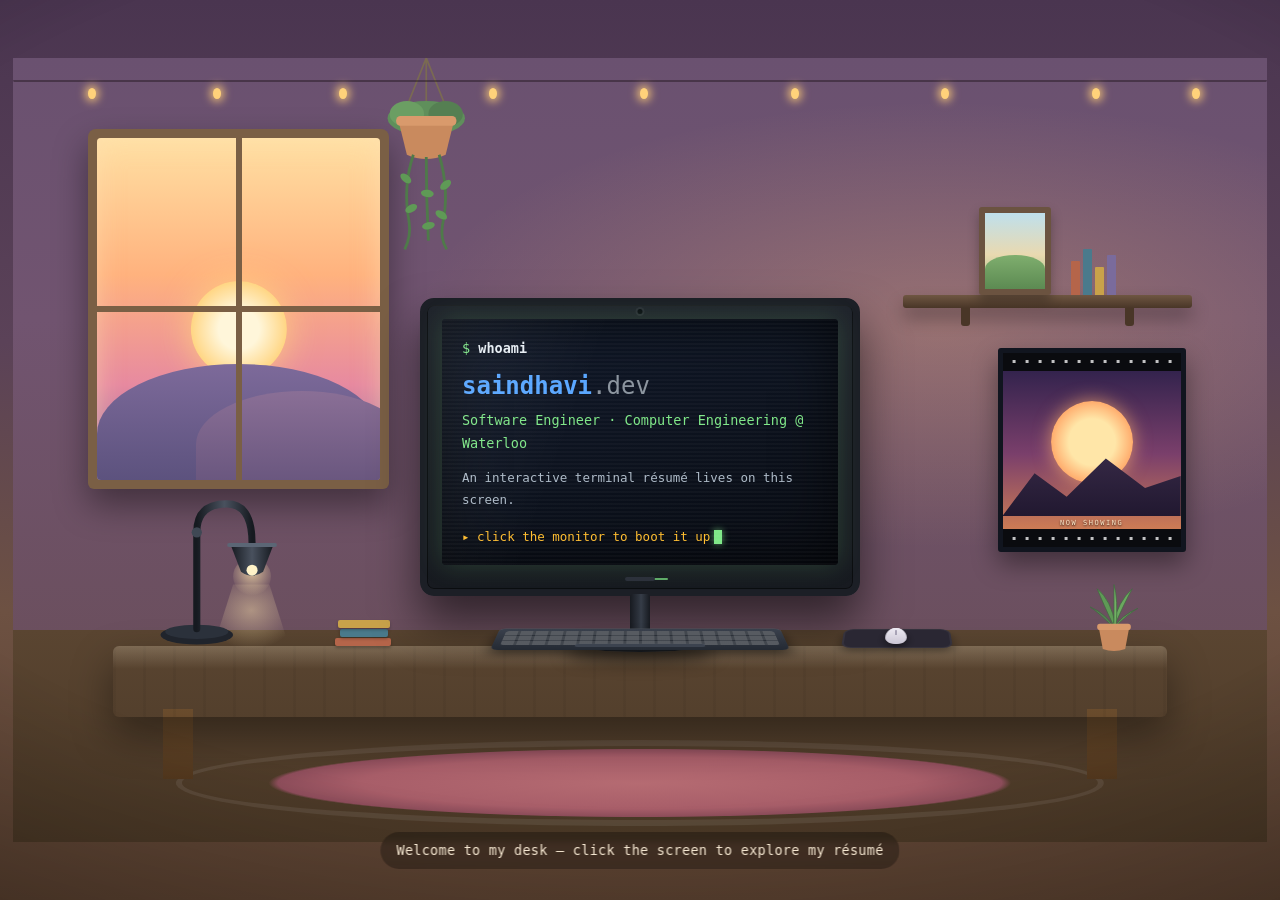
<file: desk/index.html>
<!DOCTYPE html>
<html lang="en">
<head>
<meta charset="UTF-8">
<meta name="viewport" content="width=device-width, initial-scale=1.0">
<meta name="description" content="Saindhavi Thevathasan's interactive portfolio and resume - Computer Engineering at the University of Waterloo.">
<title>saindhavi@dev ~ Terminal Résumé</title>
<style>
  * { margin: 0; padding: 0; box-sizing: border-box; }
  body {
    font-family: "SF Mono","JetBrains Mono","Fira Code",Menlo,monospace;
    background: #0d1117; color: #c9d1d9; line-height: 1.7; font-size: 14.5px;
    min-height: 100vh; padding: 24px 16px; display:flex; justify-content:center; align-items:center;
  }
  .term { width:100%; max-width:1200px; background:#161b22; border:1px solid #30363d; border-radius:10px;
    overflow:hidden; box-shadow:0 20px 60px rgba(0,0,0,.5);
    transition:max-width .4s ease, opacity .55s ease, transform .6s cubic-bezier(.2,.8,.2,1); transform-origin:center; }
  .term.expanded { max-width:1400px; }
  .term.enter-hidden { opacity:0; transform:scale(.12); pointer-events:none; }
  .deskbtn { margin-left:auto; color:#8b949e; font-size:12px; cursor:pointer; border:1px solid #30363d; border-radius:6px; padding:2px 9px; }
  .deskbtn:hover { color:#e6edf3; border-color:#58a6ff; }

  /* ===== cozy desk scene (CSS-illustrated) ===== */
  #desk { position:fixed; inset:0; z-index:5; overflow:hidden;
    display:flex; align-items:center; justify-content:center;
    background:linear-gradient(180deg,#4a3550 0%, #5b4258 38%, #6d5142 68%, #5a4130 100%);
    transition:opacity .55s ease, transform .7s cubic-bezier(.4,0,.2,1); }
  #desk.gone { opacity:0; transform:scale(2.6); pointer-events:none; }
  /* soft vignette + warm ambient glow */
  #desk::before { content:""; position:absolute; inset:0; background:radial-gradient(120% 90% at 50% 40%, transparent 55%, rgba(0,0,0,.45) 100%); pointer-events:none; z-index:40; }

  .room { position:relative; width:min(1400px,98vw); aspect-ratio:16/10; max-height:96vh; }

  /* wall / floor split */
  .wall { position:absolute; inset:0 0 26% 0; background:linear-gradient(180deg,#6a5170 0%, #715470 45%, #6b4f5e 100%); }
  .wall::after { content:""; position:absolute; inset:0; background:radial-gradient(60% 55% at 74% 46%, rgba(255,190,120,.28), transparent 70%); }
  .floor { position:absolute; left:0; right:0; bottom:0; height:27%;
    background:linear-gradient(180deg,#5a4531 0%, #4a3826 100%); }

  /* ---- window with sunset ---- */
  .win { position:absolute; left:6%; top:9%; width:24%; height:46%; border-radius:8px 8px 6px 6px;
    background:#7a5f45; padding:9px; box-shadow:0 16px 34px rgba(0,0,0,.4); }
  .win-glass { position:relative; width:100%; height:100%; border-radius:4px; overflow:hidden;
    background:linear-gradient(180deg,#ffe0a3 0%, #ffb27e 40%, #e78aa0 72%, #8f6ea6 100%); box-shadow:inset 0 0 26px rgba(255,225,180,.55); }
  .win-sun { position:absolute; left:50%; bottom:30%; transform:translateX(-50%); width:34%; aspect-ratio:1; border-radius:50%;
    background:radial-gradient(circle,#fff6da 30%,#ffd27a 75%); box-shadow:0 0 34px rgba(255,210,130,.9); }
  .win-hill { position:absolute; left:0; right:0; bottom:0; height:34%; background:linear-gradient(180deg,#7d6a9a,#5c527e);
    border-radius:50% 50% 0 0 / 60% 60% 0 0; }
  .win-hill.two { bottom:0; left:35%; right:-10%; height:26%; background:linear-gradient(180deg,#8a6f96,#6a577f); }
  /* a little bird glides across the window now and then */
  .win-birds { position:absolute; left:0; top:26%; width:26px; height:16px; opacity:0; z-index:2;
    animation: birdFly 20s ease-in-out infinite; }
  .win-birds .b { position:absolute; width:14px; height:14px; }
  .win-birds .b::before, .win-birds .b::after { content:""; position:absolute; top:0; width:10px; height:10px;
    border-top:3px solid #2f2740; border-radius:50%; }
  .win-birds .b::before { left:-6px; transform:rotate(18deg); transform-origin:right center; animation: flap .35s ease-in-out infinite; }
  .win-birds .b::after  { left:3px;  transform:rotate(-18deg) scaleX(-1); transform-origin:left center; animation: flap .35s ease-in-out infinite; }
  .win-birds .b2 { left:24px; top:9px; transform:scale(.78); }
  @keyframes flap { 0%,100%{ border-top-width:3px; height:10px; } 50%{ height:3px; } }
  @keyframes birdFly {
    0%   { transform: translate(-20px, 30px) scale(.7); opacity:0; }
    8%   { opacity:.85; }
    45%  { transform: translate(120px, -6px) scale(.95); opacity:.85; }
    60%  { transform: translate(180px, 8px) scale(1); opacity:.85; }
    72%  { transform: translate(240px, -10px) scale(.9); opacity:0; }
    100% { transform: translate(240px, -10px) scale(.9); opacity:0; }
  }
  .win-bar-v, .win-bar-h { position:absolute; background:#7a5f45; z-index:3; }
  .win-bar-v { top:0; bottom:0; left:calc(50% - 3px); width:6px; }
  .win-bar-h { left:0; right:0; top:calc(50% - 3px); height:6px; }

  /* ---- hanging plant near window ---- */
  .hangplant { position:absolute; left:27%; top:0; width:12%; z-index:1; }
  .hangplant svg { width:100%; height:auto; display:block; }

  /* ---- shelf + framed art (right wall) ---- */
  /* ---- wall shelf with framed photo + books resting on it ---- */
  .shelf { position:absolute; right:6%; top:19%; width:23%; z-index:2; }
  .shelf .items { display:flex; align-items:flex-end; justify-content:center; gap:20px; padding:0 24px; }
  .shelf .plank { height:13px; border-radius:3px; background:linear-gradient(#6f5642,#493627); box-shadow:0 10px 18px rgba(0,0,0,.32); }
  .shelf .bracket { position:absolute; width:9px; height:18px; background:#493627; bottom:-18px; border-radius:0 0 3px 3px; }
  .shelf .bracket.l { left:20%; } .shelf .bracket.r { right:20%; }
  .frame { width:72px; height:88px; background:#efe6d4; border:6px solid #6b5340; border-radius:3px; overflow:hidden; box-shadow:0 6px 12px rgba(0,0,0,.28); }
  .frame-art { position:relative; width:100%; height:100%; background:linear-gradient(180deg,#bfe0ec 0%, #e9d9b0 55%, #9bbf82 100%); }
  .frame-art::after { content:""; position:absolute; left:0; right:0; bottom:0; height:45%; background:linear-gradient(180deg,#7fae6e,#5c8a52); border-radius:50% 50% 0 0/40% 40% 0 0; }
  .mini-books { display:flex; align-items:flex-end; gap:3px; }
  .mini-books i { width:9px; border-radius:1px 1px 0 0; }

  /* ---- movie poster (nod to film/TV) ---- */
  .poster { position:absolute; right:6.5%; top:37%; width:15%; height:26%; background:#0d0f14; border:5px solid #11151f;
    border-radius:3px; box-shadow:0 12px 26px rgba(0,0,0,.4); overflow:hidden; }
  .poster .p-sky { position:absolute; inset:0; background:linear-gradient(180deg,#241d47 0%, #7a3f6b 52%, #e08a4f 100%); }
  .poster .p-sun { position:absolute; left:50%; top:46%; transform:translate(-50%,-50%); width:46%; aspect-ratio:1; border-radius:50%;
    background:radial-gradient(circle,#ffe6a8 40%,#ff9e5e 78%); box-shadow:0 0 18px rgba(255,180,110,.7); }
  .poster .p-mtn { position:absolute; left:0; right:0; bottom:16%; height:38%; background:linear-gradient(180deg,#3a2c4a,#211830);
    clip-path:polygon(0 100%,18% 42%,36% 74%,58% 22%,80% 62%,100% 46%,100% 100%); }
  .poster .p-strip { position:absolute; left:0; right:0; height:9%; background:#0a0b0f;
    background-image:repeating-linear-gradient(90deg, transparent 0 5px, rgba(255,255,255,.75) 5px 8px, transparent 8px 13px);
    background-size:13px 3px; background-position:center; background-repeat:repeat-x; }
  .poster .p-strip.t { top:0; } .poster .p-strip.b { bottom:0; }
  .poster .p-title { position:absolute; left:0; right:0; bottom:9%; text-align:center; font-size:7px; letter-spacing:.22em;
    color:#ffe9c9; text-shadow:0 1px 2px rgba(0,0,0,.8); }

  /* ---- keyboard + mousepad + mouse (laid flat on the desk with perspective) ---- */
  .keyboard { position:absolute; left:50%; bottom:-4px; width:min(30%,300px); height:46px; z-index:11;
    transform-origin:center bottom; transform:translateX(-50%) perspective(560px) rotateX(60deg);
    border-radius:7px; background:linear-gradient(#3a414d,#242a33);
    box-shadow:0 10px 16px rgba(0,0,0,.45), inset 0 1px 0 rgba(255,255,255,.10); }
  .keyboard::before { content:""; position:absolute; inset:6px 8px 10px; border-radius:4px; background:#2b3038;
    background-image:
      repeating-linear-gradient(90deg, rgba(255,255,255,.11) 0 13px, transparent 13px 16px),
      repeating-linear-gradient(0deg, rgba(255,255,255,.11) 0 8px, transparent 8px 11px); }
  .keyboard::after { content:""; position:absolute; left:28%; right:28%; bottom:6px; height:7px; border-radius:3px; background:#3c434f; box-shadow:inset 0 1px 0 rgba(255,255,255,.12); }
  .mousepad { position:absolute; left:66%; bottom:-2px; width:11%; max-width:112px; height:40px; z-index:11;
    transform-origin:center bottom; transform:perspective(560px) rotateX(60deg);
    border-radius:10px; background:#2a2733; box-shadow:0 8px 12px rgba(0,0,0,.34), inset 0 0 0 2px rgba(255,255,255,.05); }
  .mouse { position:absolute; left:69.5%; bottom:2px; width:22px; height:34px; z-index:12;
    transform-origin:center bottom; transform:perspective(560px) rotateX(60deg);
    border-radius:50% 50% 46% 46% / 62% 62% 38% 38%; background:linear-gradient(180deg,#eeebF3,#cbc6d4);
    box-shadow:0 7px 11px rgba(0,0,0,.42); }
  .mouse::before { content:""; position:absolute; top:5px; left:50%; transform:translateX(-50%); width:2px; height:11px; background:#a7a2b5; border-radius:2px; }
  @media (max-width:640px){ .mousepad,.mouse{ display:none; } }

  /* ---- string lights ---- */
  .lights { position:absolute; top:2%; left:0; width:100%; height:8%; z-index:6; pointer-events:none; }
  .lights .wire { position:absolute; top:6px; left:0; width:100%; height:40px; border-top:2px solid rgba(20,12,16,.4); border-radius:0 0 46% 46%/0 0 100% 100%; }
  .lights i { position:absolute; top:14px; width:8px; height:11px; border-radius:50%; background:#ffd27a;
    box-shadow:0 0 9px 3px rgba(255,205,120,.8); animation:twinkle 2.6s ease-in-out infinite; }
  @keyframes twinkle { 0%,100%{opacity:.55} 50%{opacity:1} }

  /* ---- rug ---- */
  .rug { position:absolute; left:50%; bottom:2%; transform:translateX(-50%); width:74%; height:11%;
    background:radial-gradient(closest-side, #b56b72 0%, #a85e69 60%, #8f4e5c 78%, transparent 80%); border-radius:50%;
    box-shadow:inset 0 0 0 6px rgba(255,255,255,.08); }

  /* ---- desk ---- */
  .desk { position:absolute; left:8%; right:8%; bottom:16%; height:9%; z-index:8;
    background:linear-gradient(180deg,#8a663f 0%, #7a5836 55%, #6a4c2d 100%);
    border-radius:6px; box-shadow:0 18px 40px rgba(0,0,0,.4);
    background-image:repeating-linear-gradient(90deg, rgba(0,0,0,.045) 0 3px, transparent 3px 30px); }
  .desk::before { content:""; position:absolute; left:0; right:0; top:0; height:32%; background:linear-gradient(rgba(255,240,210,.22),transparent); border-radius:6px 6px 0 0; }
  .leg { position:absolute; bottom:calc(16% - 8%); width:2.4%; height:9%; background:linear-gradient(#6a4c2d,#54391f); z-index:7; }
  .leg.l { left:12%; } .leg.r { right:12%; }

  /* things sit on the desk (top edge ~ bottom:25%) */
  .on-desk { position:absolute; left:0; right:0; bottom:25%; height:0; z-index:9; }

  /* ---- desk lamp (left) — SVG ---- */
  .lamp { position:absolute; left:11%; bottom:-2px; width:150px; z-index:9; }
  .lamp svg { width:100%; height:auto; display:block; overflow:visible; }

  /* ---- coffee mug (right) ---- */
  .mug { position:absolute; left:79%; bottom:0; display:none; }
  .mug.show { display:block; animation:pop .4s ease; }
  @keyframes pop { 0%{transform:scale(.5);opacity:0} 60%{transform:scale(1.15)} 100%{transform:scale(1);opacity:1} }
  .mug .cup { position:absolute; bottom:0; right:0; width:38px; height:34px; border-radius:6px 6px 10px 10px;
    background:linear-gradient(90deg,#e7ded2 0%,#fff 30%,#cfc4b4 100%); box-shadow:0 4px 8px rgba(0,0,0,.3); }
  .mug .cup::before { content:""; position:absolute; top:5px; left:5px; right:5px; height:7px; border-radius:50%; background:#3a2415; box-shadow:inset 0 2px 3px rgba(0,0,0,.5); }
  .mug .handle { position:absolute; bottom:8px; right:-9px; width:16px; height:18px; border:5px solid #d9cfc0; border-left:none; border-radius:0 12px 12px 0; }
  .mug .steam { position:absolute; bottom:34px; width:5px; height:26px; border-radius:3px; background:linear-gradient(rgba(255,255,255,.6),rgba(255,255,255,0)); filter:blur(2px); animation:steam 3s ease-in-out infinite; }
  .mug .steam.a { right:22px; } .mug .steam.b { right:12px; animation-delay:1.2s; }
  @keyframes steam { 0%{opacity:0; transform:translateY(6px) scaleY(.8)} 45%{opacity:.8} 100%{opacity:0; transform:translateY(-14px) scaleY(1.2)} }

  /* ---- book stack (right, further) ---- */
  .books { position:absolute; left:26%; bottom:0; width:52px; }
  .books i { position:absolute; right:0; height:8px; border-radius:2px; box-shadow:0 2px 3px rgba(0,0,0,.25); }
  .books .b1 { bottom:0; width:56px; background:#b5654a; }
  .books .b2 { bottom:9px; width:48px; right:3px; background:#4a7a8c; }
  .books .b3 { bottom:18px; width:52px; right:1px; background:#c9a24a; }

  /* ---- potted plant (far right) ---- */
  .pot { position:absolute; left:85%; bottom:-10px; width:70px; z-index:9; }
  .pot svg { width:100%; height:auto; display:block; }

  /* ---- monitor (center, clickable) ---- */
  .monitor { position:absolute; left:50%; bottom:50px; transform:translateX(-50%); width:min(46%,440px); cursor:pointer; z-index:10;
    transition:transform .25s; }
  .monitor:hover { transform:translateX(-50%) translateY(-5px); }
  .monitor:hover .screen { box-shadow:0 0 40px rgba(126,231,135,.5), inset 0 0 50px rgba(0,0,0,.6); }
  .bezel { position:relative; width:100%; background:linear-gradient(#20242c,#171a20); border:7px solid #1c1f26; border-radius:14px;
    padding:14px 15px 24px; box-shadow:0 26px 46px rgba(0,0,0,.55), inset 0 1px 0 rgba(255,255,255,.06), inset 0 0 0 1px rgba(0,0,0,.5); }
  .bezel::before { content:""; position:absolute; top:4px; left:50%; transform:translateX(-50%); width:5px; height:5px; border-radius:50%;
    background:#0a0d12; box-shadow:0 0 0 2px rgba(255,255,255,.05); }
  .bezel::after { content:""; position:absolute; bottom:8px; left:50%; transform:translateX(-50%); width:30px; height:4px; border-radius:2px;
    background:#2c313b; box-shadow:14px 0 0 -1px rgba(126,231,135,.7); }
  .screen { position:relative; border-radius:4px; min-height:150px; overflow:hidden; padding:18px 20px; font-family:inherit;
    background:linear-gradient(160deg,#111a2b,#080b12); box-shadow:0 0 26px rgba(126,231,135,.18), inset 0 0 60px rgba(0,0,0,.7); }
  .screen::before { content:""; position:absolute; inset:0; background:repeating-linear-gradient(rgba(255,255,255,.028) 0 2px, transparent 2px 4px); pointer-events:none; }
  .screen::after { content:""; position:absolute; top:-45%; left:-25%; width:55%; height:190%; transform:rotate(20deg);
    background:linear-gradient(90deg, rgba(255,255,255,.07), transparent); pointer-events:none; }
  .screen .m1 { color:#7ee787; font-size:13.5px; } .screen .m1 b{ color:#e6edf3; }
  .screen .m2 { color:#58a6ff; font-size:24px; font-weight:700; margin:6px 0 3px; }
  .screen .m2 span { color:#8b949e; font-weight:400; }
  .screen .m3 { color:#adbac7; font-size:12.5px; margin-top:12px; }
  .screen .cta-line { color:#ffbd2e; font-size:12.5px; margin-top:16px; }
  .screen .bk { display:inline-block; width:8px; height:14px; background:#7ee787; vertical-align:middle; margin-left:4px;
    box-shadow:0 0 7px rgba(126,231,135,.65); animation:blink 1s steps(1,end) infinite; }
  @keyframes blink { 0%,49% { opacity:1; } 50%,100% { opacity:0; } }
  .neck { position:absolute; left:50%; bottom:-48px; transform:translateX(-50%); width:20px; height:50px;
    background:linear-gradient(90deg,#171a20 0%, #2e343e 45%, #363d48 55%, #171a20 100%); border-radius:3px; }
  .foot { position:absolute; left:50%; bottom:-56px; transform:translateX(-50%); width:150px; height:20px;
    border-radius:50%; background:radial-gradient(ellipse at 50% 32%, #363d48 0%, #23282f 55%, #12151a 100%);
    box-shadow:0 10px 16px rgba(0,0,0,.5); }

  .desk-cap { position:absolute; left:50%; bottom:3.5%; transform:translateX(-50%); z-index:41; white-space:nowrap;
    color:#f4e6d0; font-size:13.5px; letter-spacing:.02em; background:rgba(0,0,0,.28); padding:7px 16px; border-radius:20px; backdrop-filter:blur(3px); }
  @media (max-width:640px){ .desk-cap{ font-size:11.5px; } .screen{ min-height:120px; } }

  /* ---- ambient idle motion ---- */
  .hangplant svg { animation: sway 6.5s ease-in-out infinite; transform-origin:top center; }
  @keyframes sway { 0%,100%{ transform:rotate(-2.6deg); } 50%{ transform:rotate(2.6deg); } }
  .lamp svg { animation: lampbreath 5.5s ease-in-out infinite; }
  @keyframes lampbreath { 0%,100%{ filter:brightness(1); } 50%{ filter:brightness(1.13); } }
  .win-sun { animation: sunpulse 6s ease-in-out infinite; }
  @keyframes sunpulse { 0%,100%{ box-shadow:0 0 34px rgba(255,210,130,.9); } 50%{ box-shadow:0 0 52px rgba(255,225,150,1); } }
  @media (prefers-reduced-motion: reduce){
    .hangplant svg, .lamp svg, .win-sun, .lights i, .mug .steam, .win-birds, .win-birds .b::before, .win-birds .b::after { animation: none !important; }
    .win-birds { display:none !important; }
  }
  .bar { background:#21262d; padding:11px 16px; display:flex; align-items:center; gap:8px; border-bottom:1px solid #30363d; }
  .dot { width:13px; height:13px; border-radius:50%; cursor:pointer; }
  .red{background:#ff5f56} .yellow{background:#ffbd2e} .green{background:#27c93f}
  .title { margin-left:12px; color:#8b949e; font-size:13px; }
  .body { padding:24px 26px; height:80vh; overflow-y:auto; cursor:text; }
  .body::-webkit-scrollbar { width:9px; } .body::-webkit-scrollbar-thumb { background:#30363d; border-radius:6px; }
  .term.expanded .body { height:86vh; }
  .line { margin-bottom:3px; white-space:pre-wrap; word-break:break-word; }
  .prompt { color:#7ee787; } .path { color:#58a6ff; } .cmd { color:#e6edf3; }
  .out { color:#adbac7; margin:2px 0 12px; }
  .out a { color:#58a6ff; text-decoration:none; } .out a:hover { text-decoration:underline; }
  .key { color:#d2a8ff; } .val { color:#a5d6ff; } .comment { color:#6e7681; } .hint { color:#ffbd2e; }
  .err { color:#ff7b72; }
  .rhead { color:#7ee787; margin-bottom:4px; }
  .job { margin:4px 0 14px; padding-left:14px; border-left:2px solid #30363d; }
  .job .role { color:#e6edf3; font-weight:600; } .job .co { color:#58a6ff; } .job .when { color:#6e7681; font-size:12.5px; }
  .job ul { margin:6px 0 0 18px; color:#adbac7; } .job li { margin-bottom:3px; }
  .skills { display:flex; flex-wrap:wrap; gap:6px; margin:4px 0 8px; }
  .chip { background:#21262d; border:1px solid #30363d; border-radius:6px; padding:3px 10px; color:#a5d6ff; font-size:12.5px; }
  .grp { color:#d2a8ff; margin:8px 0 2px; }
  .contact-row { display:grid; grid-template-columns:9ch minmax(0,1fr); gap:8px; }
  /* input line */
  .inputline { display:flex; align-items:center; }
  .inputline .il-prompt { color:#7ee787; white-space:pre; }
  #cmdInput { flex:1; background:transparent; border:none; outline:none; color:#e6edf3;
    font-family:inherit; font-size:14.5px; caret-color:#7ee787; padding-left:6px; }
  .files { color:#79c0ff; }

  /* ===================== MOBILE ===================== */
  @media (max-width:640px){
    body { padding:0; align-items:stretch; }

    /* Desk scene: go portrait so it fills the screen instead of a thin strip */
    .room { width:100vw; aspect-ratio:auto; height:100dvh; max-height:100dvh; }

    /* Declutter: hide small wall décor that crowds/overlaps a narrow screen */
    .poster, .shelf, .hangplant, .lights { display:none; }

    /* Make the (tappable) monitor the hero + readable */
    .monitor { width:min(84%,330px); bottom:74px; }
    .screen { min-height:150px; padding:16px 16px; }
    .screen .m1 { font-size:12.5px; }
    .screen .m2 { font-size:21px; }
    .screen .m3 { font-size:12px; margin-top:10px; }
    .screen .cta-line { font-size:12.5px; margin-top:12px; }

    /* Keep supporting props from colliding with the enlarged monitor */
    .lamp { width:96px; left:5%; }
    .pot { width:52px; left:83%; }
    .books { display:none; }
    .keyboard { width:min(52%,230px); }

    .desk-cap { font-size:12px; bottom:4%; padding:8px 14px;
      white-space:normal; max-width:88vw; text-align:center; line-height:1.5; }

    /* Terminal: full-bleed and comfortable on phones */
    .term { border-radius:0; border-left:none; border-right:none; max-width:100%; }
    .term.expanded { max-width:100%; }
    .bar { padding:10px 12px; }
    .title { font-size:12px; }
    .deskbtn { font-size:11px; padding:2px 7px; }
    .body, .term.expanded .body { height:calc(100dvh - 44px); padding:16px 14px; }
    .line, .out, .job ul, .chip { font-size:13.5px; }
    /* 16px input avoids iOS auto-zoom on focus */
    #cmdInput, .inputline .il-prompt { font-size:16px; }
  }
</style>
</head>
<body>
  <div id="desk">
    <div class="room">
      <div class="wall"></div>
      <div class="floor"></div>

      <!-- string lights -->
      <div class="lights">
        <div class="wire"></div>
        <i style="left:6%"></i><i style="left:16%;animation-delay:.3s"></i><i style="left:26%;animation-delay:.6s"></i>
        <i style="left:38%;animation-delay:.9s"></i><i style="left:50%;animation-delay:1.2s"></i>
        <i style="left:62%;animation-delay:.5s"></i><i style="left:74%;animation-delay:.8s"></i>
        <i style="left:86%;animation-delay:1.1s"></i><i style="left:94%;animation-delay:.2s"></i>
      </div>

      <!-- window -->
      <div class="win">
        <div class="win-glass">
          <div class="win-sun"></div>
          <div class="win-hill"></div>
          <div class="win-hill two"></div>
          <div class="win-birds"><span class="b b1"></span><span class="b b2"></span></div>
        </div>
        <div class="win-bar-v"></div>
        <div class="win-bar-h"></div>
      </div>

      <!-- hanging plant -->
      <div class="hangplant">
        <svg viewBox="0 0 140 180" xmlns="http://www.w3.org/2000/svg">
          <!-- hanger cords -->
          <path d="M70 0 L46 60 M70 0 L94 60 M70 0 L70 58" stroke="#7a6a52" stroke-width="1.6" fill="none"/>
          <!-- foliage mound behind pot -->
          <ellipse cx="70" cy="56" rx="36" ry="16" fill="#5f8f5b"/>
          <ellipse cx="52" cy="52" rx="16" ry="12" fill="#6b9e63"/>
          <ellipse cx="88" cy="52" rx="16" ry="12" fill="#557f52"/>
          <!-- pot -->
          <path d="M44 58 L96 58 L88 90 Q70 98 52 90 Z" fill="#c98a5e"/>
          <rect x="42" y="54" width="56" height="9" rx="4" fill="#d99a6c"/>
          <!-- trailing vines -->
          <path d="M58 90 Q48 120 54 152 Q56 166 50 178" stroke="#4f7a4a" stroke-width="2.6" fill="none"/>
          <path d="M82 90 Q92 124 85 156 Q83 168 89 178" stroke="#4f7a4a" stroke-width="2.6" fill="none"/>
          <path d="M70 92 Q70 130 72 170" stroke="#4f7a4a" stroke-width="2.6" fill="none"/>
          <g fill="#5f9a56">
            <ellipse cx="51" cy="112" rx="6" ry="3.4" transform="rotate(40 51 112)"/>
            <ellipse cx="56" cy="140" rx="6" ry="3.4" transform="rotate(-28 56 140)"/>
            <ellipse cx="88" cy="118" rx="6" ry="3.4" transform="rotate(-40 88 118)"/>
            <ellipse cx="84" cy="146" rx="6" ry="3.4" transform="rotate(32 84 146)"/>
            <ellipse cx="71" cy="126" rx="6" ry="3.4" transform="rotate(8 71 126)"/>
            <ellipse cx="72" cy="156" rx="6" ry="3.4" transform="rotate(-12 72 156)"/>
          </g>
        </svg>
      </div>

      <!-- movie poster -->
      <div class="poster">
        <div class="p-sky"></div>
        <div class="p-sun"></div>
        <div class="p-mtn"></div>
        <div class="p-strip t"></div>
        <div class="p-strip b"></div>
        <div class="p-title">NOW SHOWING</div>
      </div>

      <!-- wall shelf with framed photo + books resting on it -->
      <div class="shelf">
        <div class="items">
          <div class="frame"><div class="frame-art"></div></div>
          <div class="mini-books">
            <i style="height:34px;background:#b5654a"></i><i style="height:46px;background:#4a7a8c"></i>
            <i style="height:28px;background:#c9a24a"></i><i style="height:40px;background:#7a6b9c"></i>
          </div>
        </div>
        <div class="plank"></div>
        <div class="bracket l"></div><div class="bracket r"></div>
      </div>

      <!-- rug + desk -->
      <div class="rug"></div>
      <div class="leg l"></div><div class="leg r"></div>
      <div class="desk"></div>

      <!-- items on the desk -->
      <div class="on-desk">
        <div class="lamp">
          <svg viewBox="0 0 190 230" xmlns="http://www.w3.org/2000/svg">
            <defs>
              <linearGradient id="lampMetal" x1="0" y1="0" x2="1" y2="0">
                <stop offset="0" stop-color="#161a20"/><stop offset=".5" stop-color="#49515e"/><stop offset="1" stop-color="#161a20"/>
              </linearGradient>
              <radialGradient id="lampGlow" cx="50%" cy="40%" r="60%">
                <stop offset="0" stop-color="#ffe6ad" stop-opacity=".9"/><stop offset="100%" stop-color="#ffe6ad" stop-opacity="0"/>
              </radialGradient>
            </defs>
            <!-- light spilling down onto the desk -->
            <polygon points="104,150 150,150 176,232 78,232" fill="url(#lampGlow)" opacity=".5"/>
            <!-- base -->
            <ellipse cx="58" cy="214" rx="46" ry="12" fill="#20242c"/>
            <ellipse cx="58" cy="210" rx="40" ry="9" fill="#2b313b"/>
            <!-- pole + gooseneck -->
            <path d="M58 206 L58 84 Q58 48 96 48 Q128 48 128 98" fill="none" stroke="url(#lampMetal)" stroke-width="9" stroke-linecap="round"/>
            <circle cx="58" cy="84" r="6.5" fill="#3f4854"/>
            <!-- glow behind shade -->
            <circle cx="128" cy="140" r="24" fill="url(#lampGlow)" opacity=".8"/>
            <!-- shade (bell pointing down) -->
            <path d="M101 100 L155 100 L142 134 Q128 144 114 134 Z" fill="url(#lampMetal)"/>
            <path d="M99 100 L157 100" stroke="#5b6675" stroke-width="5" stroke-linecap="round"/>
            <!-- bulb -->
            <circle cx="128" cy="132" r="7" fill="#fff3c8"/>
          </svg>
        </div>

        <div class="monitor" onclick="enterTerminal()" title="click to enter">
          <div class="bezel">
            <div class="screen">
              <div class="m1">$ <b>whoami</b></div>
              <div class="m2">saindhavi<span>.dev</span></div>
              <div class="m1">Software Engineer · Computer Engineering @ Waterloo</div>
              <div class="m3">An interactive terminal résumé lives on this screen.</div>
              <div class="cta-line">▸ click the monitor to boot it up<span class="bk"></span></div>
            </div>
          </div>
          <div class="neck"></div>
          <div class="foot"></div>
        </div>

        <div class="keyboard"></div>
        <div class="mousepad"></div>
        <div class="mouse"></div>

        <div class="mug">
          <div class="steam a"></div><div class="steam b"></div>
          <div class="cup"></div><div class="handle"></div>
        </div>

        <div class="books"><i class="b1"></i><i class="b2"></i><i class="b3"></i></div>

        <div class="pot">
          <svg viewBox="0 0 100 120" xmlns="http://www.w3.org/2000/svg">
            <!-- leaves -->
            <g stroke="#3f6b40" stroke-width="1">
              <path d="M50 78 Q34 44 26 24 Q46 40 52 76 Z" fill="#5f9a56"/>
              <path d="M50 78 Q66 42 76 24 Q56 42 48 76 Z" fill="#6ba85f"/>
              <path d="M50 76 Q50 36 50 18 Q56 40 53 76 Z" fill="#72b064"/>
              <path d="M50 80 Q28 58 16 50 Q40 60 50 80 Z" fill="#557f52"/>
              <path d="M50 80 Q72 58 84 52 Q60 62 50 80 Z" fill="#5f9a56"/>
            </g>
            <!-- pot -->
            <path d="M28 78 L72 78 L66 110 Q50 116 34 110 Z" fill="#c98a5e"/>
            <rect x="26" y="74" width="48" height="9" rx="4" fill="#d99a6c"/>
          </svg>
        </div>
      </div>
    </div>

    <div class="desk-cap">Welcome to my desk — click the screen to explore my résumé</div>
  </div>

  <div class="term enter-hidden" id="term">
    <div class="bar">
      <span class="dot red"></span><span class="dot yellow"></span>
      <span class="dot green" title="expand" onclick="toggleExpand()"></span>
      <span class="title">saindhavi@dev: ~/resume</span>
      <span class="deskbtn" onclick="exitTerminal()">⤲ back to desk</span>
    </div>
    <div class="body" id="body" onclick="focusInput()">
      <div class="out">Welcome to <span class="val">saindhavi.dev</span> — interactive résumé shell.
Type <span class="hint">help</span> to see available commands. Try <span class="hint">about</span>, <span class="hint">experience</span>, or play a <span class="hint">game</span> / <span class="hint">quiz</span>.</div>
      <div class="inputline" id="inputline">
        <span class="il-prompt">➜ ~ </span>
        <input id="cmdInput" autocomplete="off" autofocus spellcheck="false" />
      </div>
    </div>
  </div>

<script>
const contact = {
  phone: '416-875-1719',
  email: 'sthevath@uwaterloo.ca',
  linkedin: 'linkedin.com/in/saindhavi', github: 'github.com/saindhavi1'
};
const S = {}; // section HTML

S.about = `<div class="out">Saindhavi Thevathasan — Computer Engineering @ University of Waterloo.
I build reliable backend systems and developer tooling: from Ruby on Rails data
migrations and BigQuery pipelines at Shopify to STM32 firmware written in C.
Three SWE internships.</div>`;

S.experience = `<div class="rhead">## experience</div>
  <div class="job"><div><span class="role">Software Engineering Intern</span> · <span class="co">Shopify</span> <span class="when">— May 2026 – Aug 2026 · Toronto</span></div>
    <ul><li>Led a multi-phase migration of production tax-configuration data onto a centralized configuration system, consolidating merchant tax-provider settings into a single source of truth.</li>
    <li>Built the Ruby on Rails backend and tooling for a safe migration: a unified write path syncing both data stores, automated cross-system reconciliation, and instrumentation that diagnosed failing records mid-run.</li>
    <li>Shipped customer-facing tax-setup and billing fixes, including localized form validation in React/TypeScript, corrected store-type billing, and a regional shipping-tax calculation fix.</li></ul></div>
  <div class="job"><div><span class="role">Software Engineering Intern</span> · <span class="co">Shopify</span> <span class="when">— Sep 2025 – Dec 2025 · Toronto</span></div>
    <ul><li>Resolved a data-redaction pipeline incident with BigQuery filtering to prevent NULL rewrites in non-PII columns — unblocking 71 tables and 100s of erasure batches.</li>
    <li>Migrated employee data requests to a cheaper platform using Rails state machines, RSpec table-driven tests, and Flipper flags — saving $60,000.</li>
    <li>Deprecated a DB table via ActiveRecord migrations, fixed metric collection (histogram → gauge), corrected Shop Purge SLA timestamps.</li></ul></div>
  <div class="job"><div><span class="role">Software Engineering Intern</span> · <span class="co">Powersmiths International</span> <span class="when">— Jan 2025 – Apr 2025 · Brampton</span></div>
    <ul><li>Automated migration of historical test data into a structured database, cutting manual entry time 75%.</li>
    <li>Automated transformer test reports (Python, Pandas, MS SQL); integrated Modbus for real-time test-bay data.</li>
    <li>Built a UI to filter MS SQL data and update JSON in Grafana dashboards, improving analysis 85%.</li></ul></div>`;

S.education = `<div class="rhead">## education</div>
  <div class="job"><div><span class="role">BASc. Honours Computer Engineering</span> <span class="when">— Candidate</span></div>
    <ul><li>University of Waterloo — Waterloo, ON</li></ul></div>
  <div class="out"><span class="key">certifications</span> = React Essential Training · XML Essential Training · WHMIS 2015 · Google Kubernetes Engine</div>`;

S.skills = `<div class="rhead">## skills</div>
  <div class="grp">languages & frameworks</div>
  <div class="skills"><span class="chip">Python</span><span class="chip">Java</span><span class="chip">C++</span><span class="chip">C</span><span class="chip">JavaScript</span><span class="chip">Ruby on Rails</span><span class="chip">Go</span><span class="chip">HTML</span><span class="chip">CSS</span><span class="chip">SQL</span><span class="chip">BigQuery</span><span class="chip">Node.js</span><span class="chip">React</span><span class="chip">Pandas</span><span class="chip">PyInstaller</span><span class="chip">Modbus</span><span class="chip">REST APIs / HTTP Requests</span></div>
  <div class="grp">developer tools</div>
  <div class="skills"><span class="chip">Git</span><span class="chip">GitHub</span><span class="chip">VS Code</span><span class="chip">Eclipse</span><span class="chip">Postman</span><span class="chip">Docker</span><span class="chip">Grafana</span><span class="chip">Figma</span><span class="chip">Microsoft Office</span><span class="chip">Linux/Unix</span></div>
  <div class="grp">hardware</div>
  <div class="skills"><span class="chip">STM32</span><span class="chip">Arduino</span><span class="chip">Embedded C</span><span class="chip">Soldering</span></div>`;

S.projects = `<div class="rhead">## projects</div>
  <div class="job"><div><span class="role">CodeArena</span> <span class="comment"># evidence-backed coding model arena</span></div>
    <ul><li>Compares two coding models on identical weighted Python tests, then combines executable results with an independent LLM code review.</li>
    <li>Supports live Nebius model discovery, built-in and custom challenges, concurrent generation, AST validation, and detailed failure diagnostics.</li>
    <li>Built with Python, Streamlit, Nebius Token Factory, and OpenAI-compatible APIs.</li></ul>
    <div><a href="https://sai-coding-model-arena.streamlit.app/" target="_blank" rel="noopener noreferrer">[live app]</a> <a href="https://github.com/saindhavi1/coding-model-arena" target="_blank" rel="noopener noreferrer">[github]</a></div></div>
  <div class="job"><div><span class="role">SenseSecure</span> <span class="comment"># synchronized smart alarm system</span></div>
    <ul><li>Synchronized two STM32 microcontrollers over GPIO with real-time coordination and fault tolerance.</li>
    <li>Integrated ultrasonic sensors, buttons, buzzers, LEDs for multi-modal alerts + manual override (+40% versatility).</li>
    <li>Written in C: alerts when an object is within 30 cm, disarmed via button press.</li></ul></div>
  <div class="job"><div><span class="role">Dual Axis Solar Panel</span> <span class="comment"># light-tracking rig · 🏆 1st place hackathon</span></div>
    <ul><li>Algorithm orients a panel toward light to maximize energy capture.</li>
    <li>Built with LDR sensors + servo motors; full circuit simulated in AutoCAD.</li>
    <li>Won first place at Kids for Kids Toronto's GenZ Can Hack Hackathon.</li></ul></div>`;

S.contact = `<div class="out">
<div class="contact-row"><span class="key">phone</span><a href="tel:+1${contact.phone.replaceAll('-','')}">${contact.phone}</a></div>
<div class="contact-row"><span class="key">email</span><a href="mailto:${contact.email}">${contact.email}</a></div>
<div class="contact-row"><span class="key">linkedin</span><a href="https://${contact.linkedin}">${contact.linkedin}</a></div>
<div class="contact-row"><span class="key">github</span><a href="https://${contact.github}">${contact.github}</a></div>
</div>`;

const FILES = ['about.txt','experience.log','education.txt','skills/','projects/','contact.card'];

const help = `<div class="out">Available commands:
  <span class="hint">about</span>         who I am
  <span class="hint">experience</span>    work history        <span class="comment">(alias: exp, work)</span>
  <span class="hint">education</span>     school + certs      <span class="comment">(alias: edu)</span>
  <span class="hint">skills</span>        tech stack
  <span class="hint">projects</span>      things I've built   <span class="comment">(alias: proj)</span>
  <span class="hint">contact</span>       how to reach me
  <span class="hint">ls</span>            list files
  <span class="hint">cat</span> [file]    print a file, e.g. <span class="comment">cat about.txt</span>
  <span class="hint">open</span> [x]      open linkedin / github / email
  <span class="hint">all</span>           print the whole résumé
  <span class="hint">clear</span>         clear the screen        <span class="comment">(alias: cls)</span>
  <span class="hint">exit</span>          return to the desk UI
  <span class="hint">help</span>          this menu

<span class="key">Fun stuff:</span>
  <span class="hint">game</span>          play a number-guessing game
  <span class="hint">quiz</span>          résumé trivia (6 questions)
  <span class="hint">neofetch</span>      system-info style banner
  <span class="hint">theme</span> [x]     recolor: green · amber · ocean · grape
  <span class="hint">matrix</span>        enter the matrix
  <span class="hint">coffee</span>        ☕

Tips: ↑/↓ for history · Tab to autocomplete.</div>`;

const order = ['about','experience','education','skills','projects','contact'];
const history = []; let hix = -1;

// ---- interactive mode state ----
let mode = null;              // null | 'guess' | 'quiz'
let secret = 0, tries = 0;   // number-guess game
let qi = 0, score = 0;       // quiz game

const quiz = [
  { q: 'Which university does Saindhavi attend?', a:['waterloo','university of waterloo','uwaterloo'], hint:'starts with W' },
  { q: 'How many SWE internships has she completed?', a:['3','three'], hint:'a small number' },
  { q: 'Which company did she intern at twice?', a:['shopify'], hint:'green bag logo' },
  { q: 'How much money did her platform migration save? (in $)', a:['60000','60,000','60k','$60,000','$60k'], hint:'five figures' },
  { q: 'Which microcontroller powers the SenseSecure project?', a:['stm32','stm-32'], hint:'ST + a number' },
  { q: 'Her hardware project won 1st place at which kind of event?', a:['hackathon','genz can hack','hack'], hint:'a coding competition' }
];

function startGuess(){
  mode='guess'; secret=Math.floor(Math.random()*100)+1; tries=0;
  print('<div class="out">🎯 <b>Number Guess</b> — I\'m thinking of a number between 1 and 100.\nType a guess and press Enter. Type <span class="hint">q</span> to quit.</div>');
}
function handleGuess(v){
  if(v.toLowerCase()==='q'){ mode=null; print(`<div class="out">Game over. The number was <b>${secret}</b>.</div>`); return; }
  const n=parseInt(v,10);
  if(isNaN(n)){ print('<div class="out err">Enter a number, or q to quit.</div>'); return; }
  tries++;
  if(n===secret){ print(`<div class="out">🎉 Correct! You got it in <b>${tries}</b> ${tries===1?'try':'tries'}. Nicely done.</div>`); mode=null; }
  else if(n<secret) print('<div class="out">🔼 Too low. Try higher.</div>');
  else print('<div class="out">🔽 Too high. Try lower.</div>');
}

function startQuiz(){
  mode='quiz'; qi=0; score=0;
  print('<div class="out">🧠 <b>Résumé Trivia</b> — answer 6 questions about Saindhavi.\nType <span class="hint">q</span> to quit, or <span class="hint">?</span> for a hint.</div>');
  askQuiz();
}
function askQuiz(){ print(`<div class="out"><span class="key">Q${qi+1}/${quiz.length}:</span> ${quiz[qi].q}</div>`); }
function handleQuiz(v){
  const t=v.trim().toLowerCase();
  if(t==='q'){ mode=null; print(`<div class="out">Quiz ended. Score: <b>${score}/${qi}</b>.</div>`); return; }
  if(t==='?'){ print(`<div class="out comment">Hint: ${quiz[qi].hint}</div>`); return; }
  const correct = quiz[qi].a.some(a=>t.includes(a));
  if(correct){ score++; print('<div class="out">✅ Correct!</div>'); }
  else print(`<div class="out err">❌ Not quite — answer: <b>${quiz[qi].a[0]}</b></div>`);
  qi++;
  if(qi<quiz.length){ askQuiz(); }
  else {
    mode=null;
    let msg = score===quiz.length ? 'Perfect score! You really know your stuff. 🏆'
      : score>=quiz.length/2 ? 'Nice work! 👏' : 'Give it another go with <span class="hint">quiz</span>!';
    print(`<div class="out">Final score: <b>${score}/${quiz.length}</b>. ${msg}</div>`);
  }
}

function neofetch(){
  print(`<div class="out" style="display:flex;gap:20px;flex-wrap:wrap">
<pre style="color:#7ee787;margin:0">   _____ _______
  / ____|__   __|
 | (___    | |     saindhavi@dev
  \\___ \\   | |     ---------------
  ____) |  | |     OS: ResumeOS 2026
 |_____/   |_|     Shell: sh-resume
</pre>
<div style="align-self:center">
<span class="key">User</span>: Saindhavi Thevathasan
<span class="key">Role</span>: Software Engineer
<span class="key">School</span>: University of Waterloo
<span class="key">Interns</span>: Shopify ×2, Powersmiths
<span class="key">Langs</span>: Python, C/C++, Ruby, Go, JS
<span class="key">Uptime</span>: caffeinated ☕
</div></div>`);
}

// insert a live element before the input line and return it
function liveBlock(cls){
  const div=document.createElement('div'); div.className=cls||'out';
  document.getElementById('body').insertBefore(div, document.getElementById('inputline'));
  return div;
}

function matrix(){
  const box=liveBlock('out'); box.style.color='#39d353'; box.style.fontSize='12px'; box.style.lineHeight='1.3';
  const pre=document.createElement('pre'); pre.style.margin='0'; box.appendChild(pre);
  const cols=46, rows=9; const chars='01アカサタナ<>[]{}#$%&*+=/\\|';
  let frame=0; const maxFrames=18;
  const id=setInterval(()=>{
    let out='';
    for(let r=0;r<rows;r++){ let line=''; for(let c=0;c<cols;c++){ line+=chars[Math.floor(Math.random()*chars.length)]; } out+=line+'\n'; }
    pre.textContent=out; frame++; scrollBottom();
    if(frame>=maxFrames){ clearInterval(id); pre.textContent='Wake up, Saindhavi… 🐇\nThe résumé has you. Follow the green cursor.'; scrollBottom(); }
  }, 85);
}

function brewCoffee(){
  const box=liveBlock('out');
  const steps=['Grinding beans','Heating water to 94°C','Blooming grounds','Pouring — slow spiral'];
  let i=0;
  const id=setInterval(()=>{
    const filled='█'.repeat(i+1), empty='░'.repeat(steps.length-i-1);
    box.innerHTML=`<span class="comment">[${filled}${empty}]</span> ${steps[i]}…`;
    i++; scrollBottom();
    if(i>=steps.length){
      clearInterval(id);
      box.innerHTML=`<pre style="margin:0;color:#d2a8ff">      ) )\n     ( (\n    ........\n    |      |]\n    \\      /   ☕ Fresh coffee, ready.\n     \`----'    Left a mug on the desk — exit to see it. → try <span class="hint">quiz</span></pre>`;
      try { localStorage.setItem('coffeeBrewed','1'); } catch(e){}
      revealMug();
      scrollBottom();
    }
  }, 480);
}

const themes = {
  green:  { bg:'#0d1117', p:'#7ee787' },
  amber:  { bg:'#1a1400', p:'#ffb000' },
  ocean:  { bg:'#04141f', p:'#5fd0ff' },
  grape:  { bg:'#14091f', p:'#d2a8ff' }
};
function setTheme(name){
  const t=themes[name];
  if(!t){ print(`<div class="out err">theme: unknown '${name}'. Try: ${Object.keys(themes).join(', ')}</div>`); return; }
  document.body.style.background=t.bg;
  document.querySelector('.term').style.background=t.bg;
  document.querySelectorAll('.prompt,.il-prompt,.cursor').forEach(el=>el.style.color=t.p);
  document.querySelectorAll('.cursor').forEach(el=>el.style.background=t.p);
  print(`<div class="out">Theme set to <b>${name}</b>. 🎨</div>`);
}

function print(html){
  const line = document.createElement('div');
  line.innerHTML = html;
  document.getElementById('body').insertBefore(line, document.getElementById('inputline'));
}
function echo(cmd){ print(`<div class="line"><span class="prompt">➜</span> <span class="path">~</span> <span class="cmd">${cmd}</span></div>`); }
function scrollBottom(){ const b=document.getElementById('body'); b.scrollTop=b.scrollHeight; }
function focusInput(){ document.getElementById('cmdInput').focus(); }
function toggleExpand(){ document.getElementById('term').classList.toggle('expanded'); }
function revealMug(){ const m=document.querySelector('.mug'); if(m) m.classList.add('show'); }
function enterTerminal(){
  document.getElementById('desk').classList.add('gone');
  document.getElementById('term').classList.remove('enter-hidden');
  setTimeout(focusInput, 350);
}
function exitTerminal(){
  document.getElementById('term').classList.add('enter-hidden');
  document.getElementById('desk').classList.remove('gone');
}


function openLink(what){
  const map = { linkedin:'https://'+contact.linkedin, github:'https://'+contact.github,
    email:'mailto:'+contact.email };
  if(map[what]){ print(`<div class="out">Opening ${what}… <a href="${map[what]}">${map[what].replace('mailto:','')}</a></div>`); window.open(map[what],'_blank'); }
  else print(`<div class="out err">open: unknown target '${what}'. Try: linkedin, github, email.</div>`);
}

function handle(raw){
  const input = raw.trim();
  if(!input){ return; }
  echo(input);
  history.unshift(input); hix = -1;
  const [c, ...args] = input.split(/\s+/);
  const cmd = c.toLowerCase();
  const arg = (args[0]||'').toLowerCase();

  switch(cmd){
    case 'help': case '?': case 'man': print(help); break;
    case 'about': case 'whoami': print(S.about); break;
    case 'experience': case 'exp': case 'work': print(S.experience); break;
    case 'education': case 'edu': print(S.education); break;
    case 'skills': case 'stack': print(S.skills); break;
    case 'projects': case 'proj': print(S.projects); break;
    case 'contact': print(S.contact); break;
    case 'ls': case 'dir': print(`<div class="out files">${FILES.join('   ')}</div>`); break;
    case 'all': case './resume': order.forEach(k=>print(S[k])); break;
    case 'open': case 'xdg-open': openLink(arg); break;
    case 'exit': exitTerminal(); return;
    case 'clear': case 'cls':
      const body=document.getElementById('body');
      [...body.querySelectorAll('div')].forEach(d=>{ if(d.id!=='inputline') d.remove(); });
      break;
    case 'cat':
      if(!arg){ print('<div class="out err">cat: missing file operand. Try: cat about.txt</div>'); break; }
      if(arg.startsWith('about')) print(S.about);
      else if(arg.startsWith('experience')) print(S.experience);
      else if(arg.startsWith('education')) print(S.education);
      else if(arg.startsWith('skills')) print(S.skills);
      else if(arg.startsWith('projects')) print(S.projects);
      else if(arg.startsWith('contact')) print(S.contact);
      else print(`<div class="out err">cat: ${arg}: No such file. Try 'ls'.</div>`);
      break;
    case 'game': case 'guess': startGuess(); break;
    case 'quiz': case 'trivia': startQuiz(); break;
    case 'neofetch': case 'fetch': neofetch(); break;
    case 'matrix': matrix(); break;
    case 'theme': setTheme(arg); break;
    case 'history': print(`<div class="out">${history.slice().reverse().map((h,i)=>`${i+1}  ${h}`).join('<br>')||'(empty)'}</div>`); break;
    case 'coffee': brewCoffee(); break;
    case 'sudo': print('<div class="out">Nice try. 😄  (try <span class="hint">game</span> or <span class="hint">quiz</span> instead)</div>'); break;
    case 'echo': print(`<div class="out">${args.join(' ')}</div>`); break;
    case 'pwd': print('<div class="out">/home/saindhavi/resume</div>'); break;
    case 'date': print(`<div class="out">${new Date().toString()}</div>`); break;
    default: print(`<div class="out err">command not found: ${cmd}. Type <span class="hint">help</span>.</div>`);
  }
  scrollBottom();
}

const inp = document.getElementById('cmdInput');
inp.addEventListener('keydown', e=>{
  if(e.key==='Enter'){
    const v=inp.value; inp.value='';
    if(mode==='guess'){ echo(v); history.unshift(v); handleGuess(v); scrollBottom(); }
    else if(mode==='quiz'){ echo(v); history.unshift(v); handleQuiz(v); scrollBottom(); }
    else handle(v);
  }
  else if(e.key==='ArrowUp'){ if(history.length){ hix=Math.min(hix+1,history.length-1); inp.value=history[hix]; e.preventDefault(); } }
  else if(e.key==='ArrowDown'){ if(hix>0){ hix--; inp.value=history[hix]; } else { hix=-1; inp.value=''; } e.preventDefault(); }
  else if(e.key==='Tab'){
    e.preventDefault();
    const cmds=['about','experience','education','skills','projects','contact','ls','cat','open','all','clear','exit','help','game','quiz','neofetch','theme','matrix','coffee'];
    const m=cmds.filter(x=>x.startsWith(inp.value.toLowerCase()));
    if(m.length===1) inp.value=m[0];
    else if(m.length>1) print(`<div class="out comment">${m.join('   ')}</div>`), scrollBottom();
  }
});
window.addEventListener('click', ()=>{}); // keep default
focusInput();
try { if(localStorage.getItem('coffeeBrewed')) revealMug(); } catch(e){}

</script>
</body>
</html>
</file>
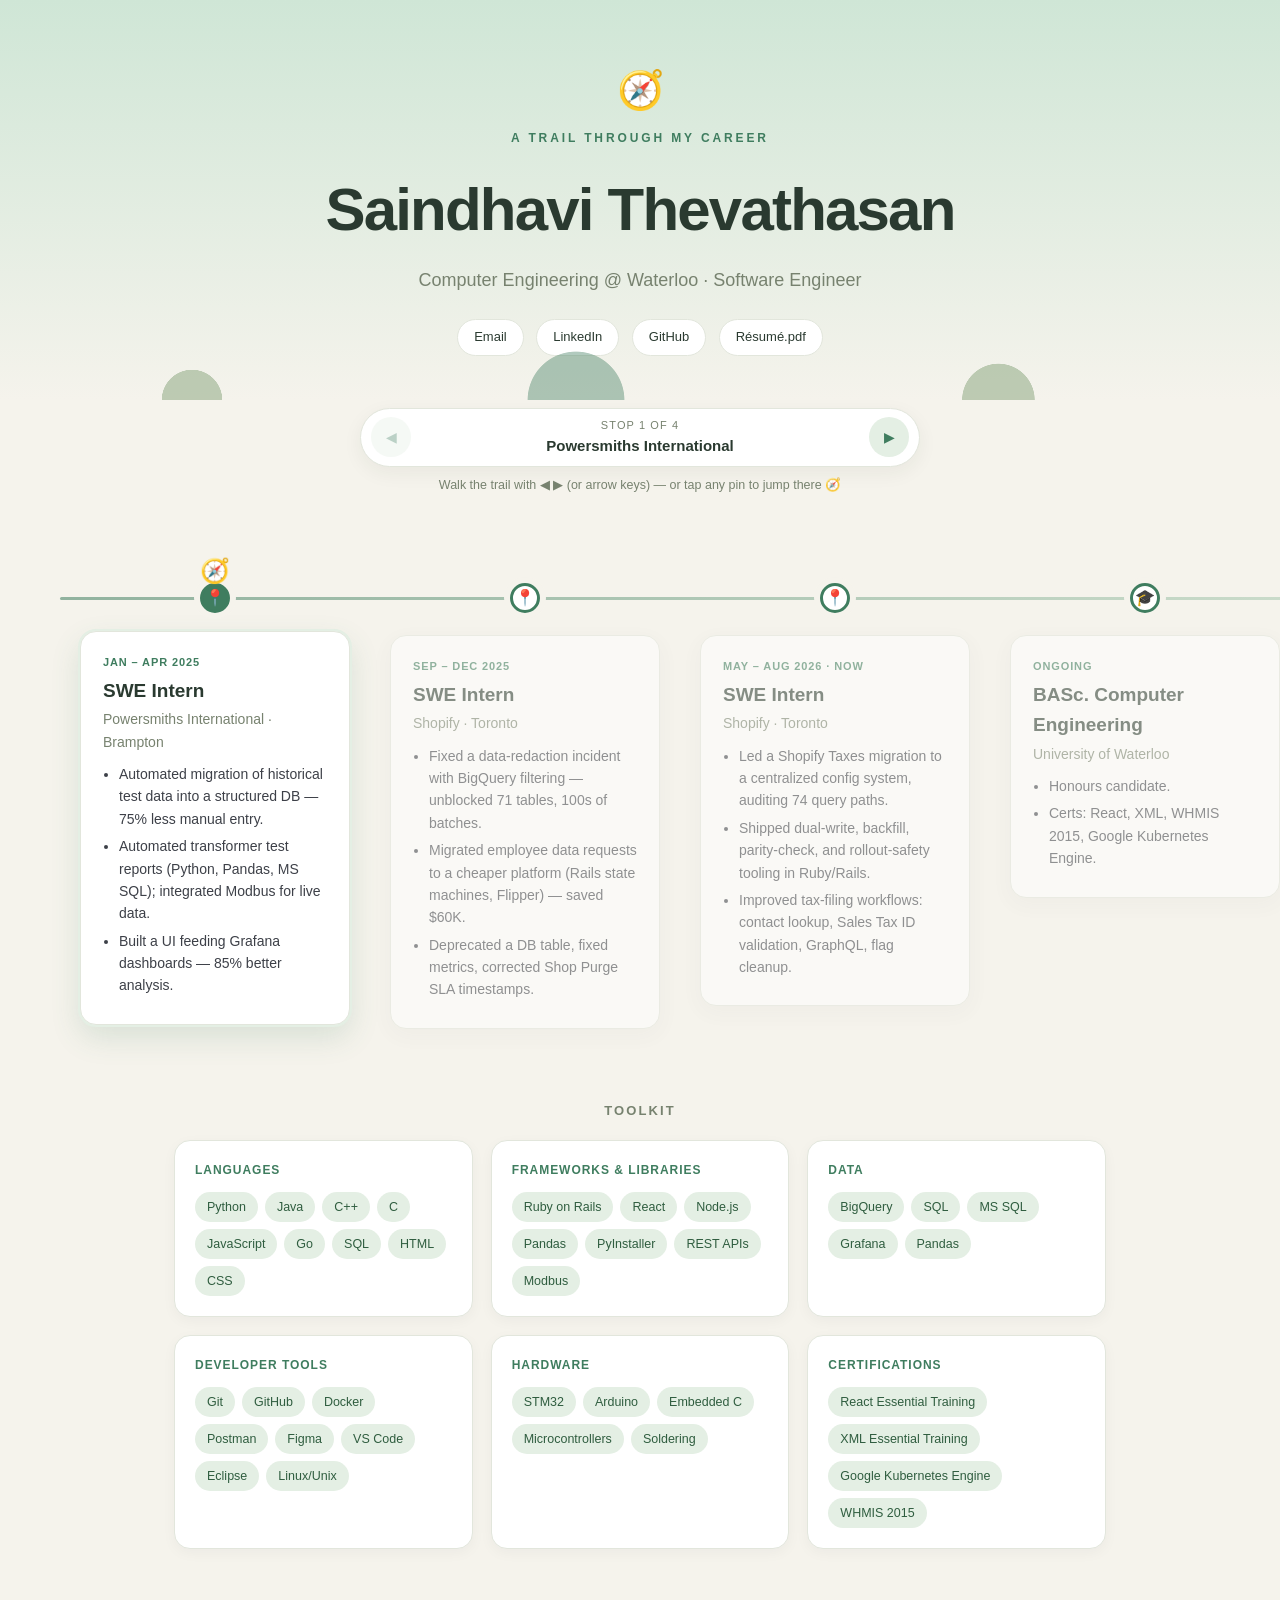
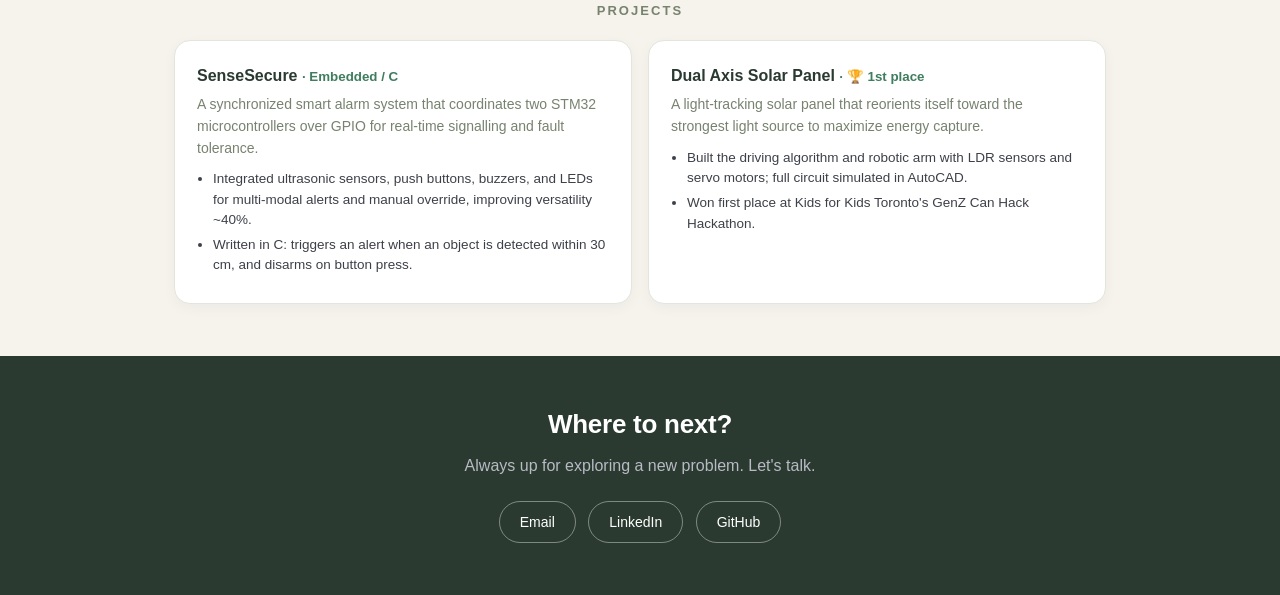
<file: trail/index.html>
<!DOCTYPE html>
<html lang="en">
<head>
<meta charset="UTF-8">
<meta name="viewport" content="width=device-width, initial-scale=1.0">
<title>Saindhavi Thevathasan — The Route</title>
<style>
  * { margin: 0; padding: 0; box-sizing: border-box; }
  :root { --bg:#f5f3ec; --ink:#2a3a30; --mut:#77826f; --accent:#3f7d5f; --accent-soft:#e4efe4; --card:#ffffff; --line:#e2e6dc; }
  body { font-family: -apple-system,"Inter","Segoe UI",sans-serif; background: var(--bg); color: var(--ink); line-height:1.6; }

  .hero { text-align:center; padding: 60px 24px 40px; position:relative; overflow:hidden;
    background: linear-gradient(180deg,#cfe6d6 0%, var(--bg) 100%); }
  .compass { font-size:38px; margin-bottom:8px; }
  .hero .hills { position:absolute; bottom:0; left:0; width:100%; height:90px; pointer-events:none;
    background:
      radial-gradient(50px 50px at 15% 100%, #6b8f5e 60%, transparent 61%),
      radial-gradient(80px 80px at 45% 100%, #3f7d5f 60%, transparent 61%),
      radial-gradient(60px 60px at 78% 100%, #6b8f5e 60%, transparent 61%); opacity:.4; }
  .kicker { font-size:12px; letter-spacing:.24em; text-transform:uppercase; color: var(--accent); font-weight:600; }
  h1 { font-size: clamp(36px,7vw,60px); letter-spacing:-0.03em; margin:14px 0 8px; font-weight:800; }
  .sub { font-size:18px; color: var(--mut); }
  .links { margin-top:20px; }
  .links a { color: var(--ink); text-decoration:none; border:1.5px solid var(--line); background:var(--card); border-radius:22px; padding:7px 16px; margin:4px; font-size:13px; display:inline-block; transition:all .15s; }
  .links a:hover { border-color: var(--accent); color: var(--accent); }

  /* Horizontal route */
  .route-wrap { padding: 30px 0 16px; overflow-x:auto; display:flex; justify-content:safe center; }
  .route-wrap::-webkit-scrollbar { height:10px; } .route-wrap::-webkit-scrollbar-thumb { background:#d5d2c8; border-radius:6px; }
  .route { position:relative; display:flex; align-items:flex-start; min-width:max-content; padding: 56px 60px 30px; }
  .route::before { content:""; position:absolute; left:60px; right:60px; top:70px; height:3px;
    background: linear-gradient(90deg, var(--accent) 0%, #a7c8af 100%); border-radius:3px; opacity:.55; }
  .stop { width:310px; flex:0 0 310px; padding:0 20px; position:relative; }
  .marker { width:30px; height:30px; border-radius:50%; background:var(--card); border:3px solid var(--accent); color:var(--accent);
    display:flex; align-items:center; justify-content:center; font-weight:700; font-size:16px; margin:0 auto 22px; box-shadow:0 0 0 6px var(--bg); position:relative; z-index:2; }
  .card { background: var(--card); border:1px solid var(--line); border-radius:16px; padding:22px; box-shadow:0 6px 20px rgba(30,30,50,.05); transition:transform .2s; }
  .card:hover { transform: translateY(-4px); }
  .when { font-size:11px; letter-spacing:.08em; text-transform:uppercase; color: var(--accent); font-weight:600; }
  .card h3 { font-size:19px; margin:4px 0 2px; }
  .card .co { color: var(--mut); font-size:14px; margin-bottom:10px; }
  .card ul { margin-left:16px; color:#3d4048; font-size:14px; } .card li { margin-bottom:5px; }
  .scroll-hint { text-align:center; font-size:12px; color: var(--mut); margin-bottom:20px; }

  .sec { max-width: 980px; margin: 0 auto; padding: 26px 24px; }
  .sec h2 { font-size:13px; letter-spacing:.16em; text-transform:uppercase; color: var(--mut); margin-bottom:18px; text-align:center; }
  .groups { display:grid; grid-template-columns: repeat(auto-fit,minmax(230px,1fr)); gap:18px; }
  .gcard { background: var(--card); border:1px solid var(--line); border-radius:16px; padding:20px; box-shadow:0 4px 14px rgba(30,30,50,.04); }
  .gcard h4 { font-size:12px; letter-spacing:.08em; text-transform:uppercase; color: var(--accent); margin-bottom:12px; }
  .chips { display:flex; flex-wrap:wrap; gap:7px; }
  .chip { background: var(--accent-soft); color:#2f5d3f; border-radius:16px; padding:5px 12px; font-size:12.5px; }
  .projects { display:grid; grid-template-columns: repeat(auto-fit,minmax(250px,1fr)); gap:16px; }
  .proj { background: var(--card); border:1px solid var(--line); border-radius:16px; padding:22px; box-shadow:0 4px 14px rgba(30,30,50,.04); }
  .proj h4 { margin-bottom:6px; } .proj h4 small { color: var(--accent); font-weight:600; }
  .proj p { color: var(--mut); font-size:14px; line-height:1.55; }
  .proj ul { margin:10px 0 0 16px; color:#3d4048; font-size:13.5px; line-height:1.5; } .proj li { margin-bottom:5px; }

  .cta { background: var(--ink); color:#f4f4f6; text-align:center; padding: 48px 24px; margin-top:26px; }
  .cta h2 { font-size:26px; margin-bottom:8px; color:#fff; letter-spacing:-0.01em; text-transform:none; }
  .cta p { color:#b8bac4; margin-bottom:18px; }
  .cta a { color:#fff; text-decoration:none; border:1.5px solid rgba(255,255,255,.4); padding:9px 20px; border-radius:22px; margin:4px; display:inline-block; font-size:14px; }
  .cta a:hover { background:#fff; color: var(--ink); }

  /* ---- guided tour ---- */
  .tour { display:flex; align-items:center; justify-content:center; gap:16px; max-width:560px; margin:8px auto 0;
    background:var(--card); border:1px solid var(--line); border-radius:999px; padding:8px 10px; box-shadow:0 6px 20px rgba(30,50,30,.06); }
  .tour button { font-family:inherit; font-size:14px; background:var(--accent-soft); color:var(--accent); border:none; border-radius:999px;
    width:40px; height:40px; cursor:pointer; transition:all .15s; display:flex; align-items:center; justify-content:center; }
  .tour button:hover:not(:disabled) { background:var(--accent); color:#fff; }
  .tour button:disabled { opacity:.35; cursor:default; }
  .tour .status { flex:1; text-align:center; }
  .tour .status .n { font-size:11px; letter-spacing:.1em; text-transform:uppercase; color:var(--mut); }
  .tour .status .w { font-weight:700; color:var(--ink); font-size:15px; }
  .tour-hint { text-align:center; font-size:12.5px; color:var(--mut); margin:8px 0 2px; }

  @keyframes pop { 0%{transform:scale(.4);opacity:0} 60%{transform:scale(1.25)} 100%{transform:scale(1)} }
  .marker { cursor:pointer; transition:transform .2s, background .3s, color .3s; }
  .marker:hover { transform:scale(1.12); }
  /* the walking explorer sits above the active marker */
  .marker .explorer { position:absolute; top:-34px; left:50%; transform:translateX(-50%); font-size:24px; opacity:0; transition:opacity .3s; pointer-events:none; }
  .marker.here { background:var(--accent); color:#fff; border-color:var(--accent); }
  .marker.here .explorer { opacity:1; animation:hop 1s ease infinite; }
  @keyframes hop { 0%,100%{transform:translateX(-50%) translateY(0)} 50%{transform:translateX(-50%) translateY(-5px)} }
  .marker.seen { border-color:var(--accent); color:var(--accent); }
  .card { position:relative; opacity:.55; transition:opacity .3s, box-shadow .3s, transform .3s; }
  .card.active { opacity:1; box-shadow:0 0 0 2px var(--accent-soft), 0 12px 30px rgba(63,125,95,.16); transform:translateY(-4px); }
  .cta.pulse { animation:pulse 1.2s ease infinite; }
  @keyframes pulse { 0%,100%{box-shadow:0 0 0 0 rgba(63,125,95,0)} 50%{box-shadow:0 0 0 8px rgba(63,125,95,.12)} }

  /* ---- easter eggs ---- */
  .compass { cursor:pointer; user-select:none; display:inline-block; transition:transform .3s; }
  .compass:hover { transform:rotate(15deg); }
  .compass.spin { animation:spin .8s ease; }
  @keyframes spin { from{transform:rotate(0)} to{transform:rotate(720deg)} }
  .egg-toast { position:fixed; left:50%; bottom:26px; transform:translateX(-50%) translateY(120%); background:var(--ink); color:#f4f4f0;
    padding:12px 20px; border-radius:999px; font-size:14px; box-shadow:0 10px 30px rgba(0,0,0,.25); z-index:60; transition:transform .4s ease; max-width:90vw; text-align:center; }
  .egg-toast.show { transform:translateX(-50%) translateY(0); }
  .confetti { position:fixed; top:-40px; font-size:22px; z-index:55; pointer-events:none; animation:fall linear forwards; }
  @keyframes fall { to { transform:translateY(105vh) rotate(360deg); opacity:.9; } }
</style>
</head>
<body>
  <div class="hero">
    <div class="compass" id="compass" title="hmm, what happens if you click me?" onclick="poke()">🧭</div>
    <div class="kicker">A Trail Through My Career</div>
    <h1>Saindhavi Thevathasan</h1>
    <p class="sub">Computer Engineering @ Waterloo · Software Engineer</p>
    <div class="links">
      <a href="mailto:sthevath@uwaterloo.ca">Email</a>
      <a href="https://linkedin.com/in/saindhavi">LinkedIn</a>
      <a href="https://github.com/saindhavi1">GitHub</a>
      <a href="#">Résumé.pdf</a>
    </div>
    <div class="hills"></div>
  </div>

  <div class="tour">
    <button id="prev" onclick="step(-1)" aria-label="Previous">◀</button>
    <div class="status">
      <div class="n">Stop <span id="idx">1</span> of 4</div>
      <div class="w" id="where">Powersmiths International</div>
    </div>
    <button id="next" onclick="step(1)" aria-label="Next">▶</button>
  </div>
  <div class="tour-hint">Walk the trail with ◀ ▶ (or arrow keys) — or tap any pin to jump there 🧭</div>

  <div class="route-wrap">
    <div class="route">
      <div class="stop">
        <div class="marker" onclick="goTo(0)"><span class="explorer">🧭</span>📍</div>
        <div class="card">
          <div class="when">Jan – Apr 2025</div>
          <h3>SWE Intern</h3>
          <div class="co">Powersmiths International · Brampton</div>
          <ul>
            <li>Automated migration of historical test data into a structured DB — 75% less manual entry.</li>
            <li>Automated transformer test reports (Python, Pandas, MS SQL); integrated Modbus for live data.</li>
            <li>Built a UI feeding Grafana dashboards — 85% better analysis.</li>
          </ul>
        </div>
      </div>
      <div class="stop">
        <div class="marker" onclick="goTo(1)"><span class="explorer">🧭</span>📍</div>
        <div class="card">
          <div class="when">Sep – Dec 2025</div>
          <h3>SWE Intern</h3>
          <div class="co">Shopify · Toronto</div>
          <ul>
            <li>Fixed a data-redaction incident with BigQuery filtering — unblocked 71 tables, 100s of batches.</li>
            <li>Migrated employee data requests to a cheaper platform (Rails state machines, Flipper) — saved $60K.</li>
            <li>Deprecated a DB table, fixed metrics, corrected Shop Purge SLA timestamps.</li>
          </ul>
        </div>
      </div>
      <div class="stop now">
        <div class="marker" onclick="goTo(2)"><span class="explorer">🧭</span>📍</div>
        <div class="card">
          <div class="when">May – Aug 2026 · Now</div>
          <h3>SWE Intern</h3>
          <div class="co">Shopify · Toronto</div>
          <ul>
            <li>Led a Shopify Taxes migration to a centralized config system, auditing 74 query paths.</li>
            <li>Shipped dual-write, backfill, parity-check, and rollout-safety tooling in Ruby/Rails.</li>
            <li>Improved tax-filing workflows: contact lookup, Sales Tax ID validation, GraphQL, flag cleanup.</li>
          </ul>
        </div>
      </div>
      <div class="stop">
        <div class="marker" onclick="goTo(3)"><span class="explorer">🧭</span>🎓</div>
        <div class="card">
          <div class="when">Ongoing</div>
          <h3>BASc. Computer Engineering</h3>
          <div class="co">University of Waterloo</div>
          <ul><li>Honours candidate.</li><li>Certs: React, XML, WHMIS 2015, Google Kubernetes Engine.</li></ul>
        </div>
      </div>
    </div>
  </div>
  <div class="sec">
    <h2>Toolkit</h2>
    <div class="groups">
      <div class="gcard"><h4>Languages</h4><div class="chips">
        <span class="chip">Python</span><span class="chip">Java</span><span class="chip">C++</span><span class="chip">C</span><span class="chip">JavaScript</span>
        <span class="chip">Go</span><span class="chip">SQL</span><span class="chip">HTML</span><span class="chip">CSS</span>
      </div></div>
      <div class="gcard"><h4>Frameworks & Libraries</h4><div class="chips">
        <span class="chip">Ruby on Rails</span><span class="chip">React</span><span class="chip">Node.js</span>
        <span class="chip">Pandas</span><span class="chip">PyInstaller</span><span class="chip">REST APIs</span><span class="chip">Modbus</span>
      </div></div>
      <div class="gcard"><h4>Data</h4><div class="chips">
        <span class="chip">BigQuery</span><span class="chip">SQL</span><span class="chip">MS SQL</span><span class="chip">Grafana</span><span class="chip">Pandas</span>
      </div></div>
      <div class="gcard"><h4>Developer Tools</h4><div class="chips">
        <span class="chip">Git</span><span class="chip">GitHub</span><span class="chip">Docker</span><span class="chip">Postman</span>
        <span class="chip">Figma</span><span class="chip">VS Code</span><span class="chip">Eclipse</span><span class="chip">Linux/Unix</span>
      </div></div>
      <div class="gcard"><h4>Hardware</h4><div class="chips">
        <span class="chip">STM32</span><span class="chip">Arduino</span><span class="chip">Embedded C</span><span class="chip">Microcontrollers</span><span class="chip">Soldering</span>
      </div></div>
      <div class="gcard"><h4>Certifications</h4><div class="chips">
        <span class="chip">React Essential Training</span><span class="chip">XML Essential Training</span>
        <span class="chip">Google Kubernetes Engine</span><span class="chip">WHMIS 2015</span>
      </div></div>
    </div>
  </div>

  <div class="sec">
    <h2>Projects</h2>
    <div class="projects">
      <div class="proj"><h4>SenseSecure <small>· Embedded / C</small></h4>
        <p>A synchronized smart alarm system that coordinates two STM32 microcontrollers over GPIO for real-time signalling and fault tolerance.</p>
        <ul>
          <li>Integrated ultrasonic sensors, push buttons, buzzers, and LEDs for multi-modal alerts and manual override, improving versatility ~40%.</li>
          <li>Written in C: triggers an alert when an object is detected within 30 cm, and disarms on button press.</li>
        </ul>
      </div>
      <div class="proj"><h4>Dual Axis Solar Panel <small>· 🏆 1st place</small></h4>
        <p>A light-tracking solar panel that reorients itself toward the strongest light source to maximize energy capture.</p>
        <ul>
          <li>Built the driving algorithm and robotic arm with LDR sensors and servo motors; full circuit simulated in AutoCAD.</li>
          <li>Won first place at Kids for Kids Toronto's GenZ Can Hack Hackathon.</li>
        </ul>
      </div>
    </div>
  </div>

  <div class="cta" id="cta">
    <h2>Where to next?</h2>
    <p>Always up for exploring a new problem. Let's talk.</p>
    <a href="mailto:sthevath@uwaterloo.ca">Email</a>
    <a href="https://linkedin.com/in/saindhavi">LinkedIn</a>
    <a href="https://github.com/saindhavi1">GitHub</a>
  </div>

  <script>
    const stops = [...document.querySelectorAll('.stop')];
    const names = ['Powersmiths International','Shopify (2025)','Shopify (2026 · Now)','University of Waterloo'];
    let cur = 0;
    const seen = new Set();

    function render(){
      stops.forEach((stop,i)=>{
        const marker = stop.querySelector('.marker');
        const card = stop.querySelector('.card');
        marker.classList.toggle('here', i===cur);
        marker.classList.toggle('seen', seen.has(i) && i!==cur);
        card.classList.toggle('active', i===cur);
      });
      document.getElementById('idx').textContent = cur+1;
      document.getElementById('where').textContent = names[cur];
      document.getElementById('prev').disabled = cur===0;
      document.getElementById('next').disabled = cur===stops.length-1;
      stops[cur].scrollIntoView({behavior:'smooth', inline:'center', block:'nearest'});
      // reaching the end gently nudges the contact CTA
      if(cur===stops.length-1) document.getElementById('cta').classList.add('pulse');
    }
    function goTo(i){ cur = Math.max(0, Math.min(stops.length-1, i)); seen.add(cur); render(); }
    function step(d){ goTo(cur + d); }

    document.addEventListener('keydown', e=>{
      if(e.key==='ArrowRight'){ step(1); }
      else if(e.key==='ArrowLeft'){ step(-1); }
    });
    seen.add(0); render();

    // ---- Easter egg: poke the compass ----
    let pokes = 0;
    const pokeMsgs = [
      'You found the compass. Keep going… 🧭',
      'Two clicks. The needle is spinning… 🧭',
      'Fun fact: I once built a solar panel that chases the sun ☀️',
      'Secret unlocked! I debug best with coffee and a good playlist ☕🎵',
      'Okay okay — you\'re clearly thorough. That\'s a great engineer trait. 🎉'
    ];
    function poke(){
      const c = document.getElementById('compass');
      c.classList.remove('spin'); void c.offsetWidth; c.classList.add('spin');
      toast(pokeMsgs[Math.min(pokes, pokeMsgs.length-1)]);
      pokes++;
      if(pokes>=5){ confetti(); pokes=0; }
    }

    let toastTimer;
    function toast(msg){
      let t = document.querySelector('.egg-toast');
      if(!t){ t = document.createElement('div'); t.className='egg-toast'; document.body.appendChild(t); }
      t.textContent = msg; requestAnimationFrame(()=>t.classList.add('show'));
      clearTimeout(toastTimer); toastTimer = setTimeout(()=>t.classList.remove('show'), 3200);
    }
    function confetti(big, custom){
      const emojis = custom || ['🧭','📍','🌿','⭐','🎉','🎊','🍂'];
      const n = big ? 70 : 34;
      for(let i=0;i<n;i++){
        const s = document.createElement('span');
        s.className='confetti'; s.textContent = emojis[Math.floor(Math.random()*emojis.length)];
        s.style.left = Math.random()*100+'vw';
        s.style.fontSize = (16+Math.random()*18)+'px';
        s.style.animationDuration = (2.2+Math.random()*2)+'s';
        s.style.animationDelay = (Math.random()*.5)+'s';
        document.body.appendChild(s);
        setTimeout(()=>s.remove(), 5000);
      }
    }
  </script>
</body>
</html>
</file>
